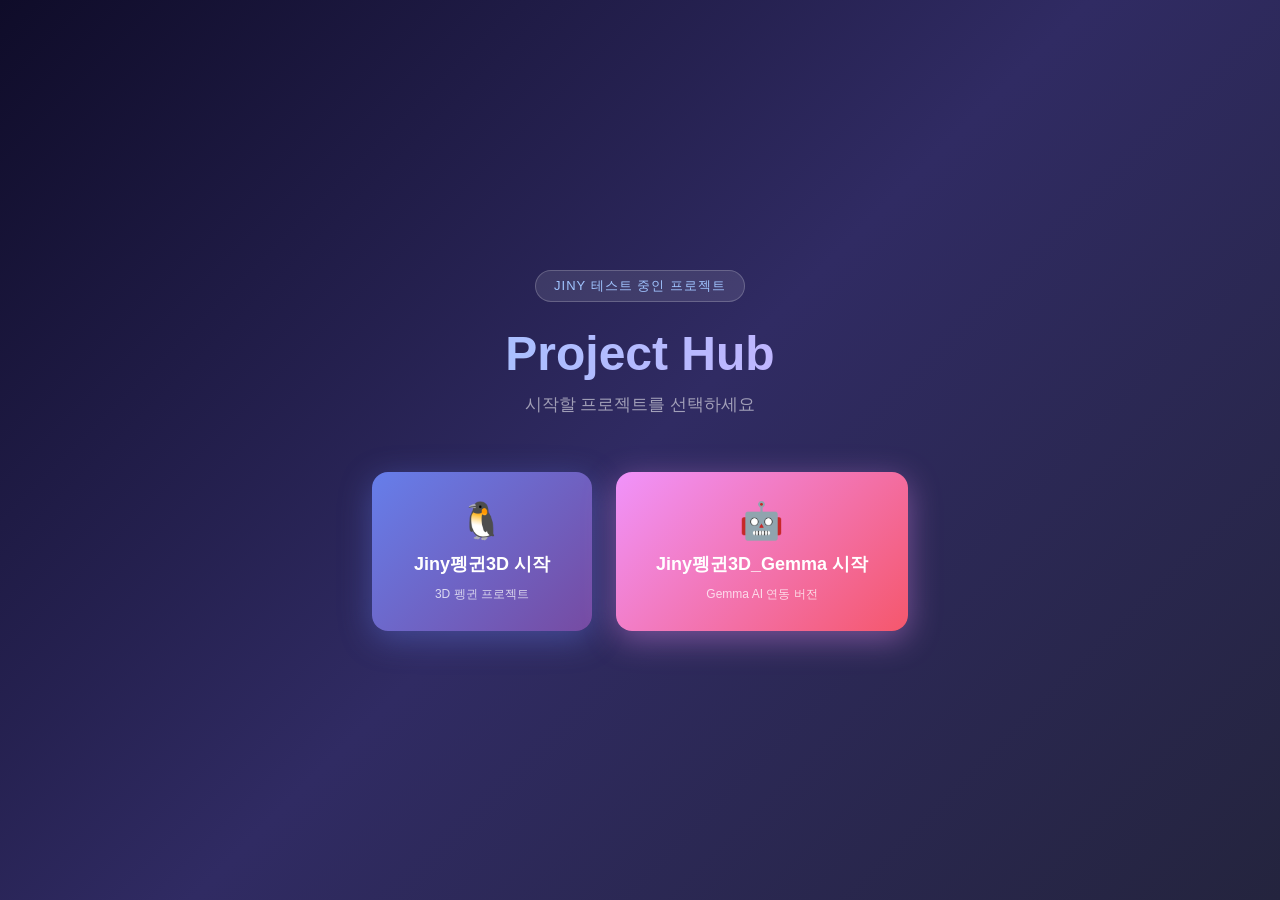
<file: index.html>
<!DOCTYPE html>
<html lang="ko">
<head>
  <meta charset="UTF-8">
  <meta name="viewport" content="width=device-width, initial-scale=1.0">
  <title>Jiny 테스트 프로젝트</title>
  <style>
    * {
      margin: 0;
      padding: 0;
      box-sizing: border-box;
    }

    body {
      min-height: 100vh;
      display: flex;
      align-items: center;
      justify-content: center;
      background: linear-gradient(135deg, #0f0c29, #302b63, #24243e);
      font-family: 'Segoe UI', sans-serif;
      color: #fff;
    }

    .container {
      text-align: center;
      padding: 60px 40px;
    }

    .badge {
      display: inline-block;
      background: rgba(255, 255, 255, 0.1);
      border: 1px solid rgba(255, 255, 255, 0.2);
      border-radius: 20px;
      padding: 6px 18px;
      font-size: 13px;
      letter-spacing: 1px;
      text-transform: uppercase;
      margin-bottom: 24px;
      color: #a0c4ff;
    }

    h1 {
      font-size: 48px;
      font-weight: 700;
      margin-bottom: 12px;
      background: linear-gradient(90deg, #a0c4ff, #c9b1ff);
      -webkit-background-clip: text;
      -webkit-text-fill-color: transparent;
    }

    .subtitle {
      font-size: 17px;
      color: rgba(255, 255, 255, 0.55);
      margin-bottom: 56px;
    }

    .buttons {
      display: flex;
      gap: 24px;
      justify-content: center;
      flex-wrap: wrap;
    }

    .btn {
      display: flex;
      flex-direction: column;
      align-items: center;
      gap: 10px;
      padding: 28px 40px;
      border-radius: 16px;
      text-decoration: none;
      color: #fff;
      font-size: 16px;
      font-weight: 600;
      min-width: 220px;
      transition: transform 0.2s, box-shadow 0.2s;
      cursor: pointer;
    }

    .btn:hover {
      transform: translateY(-4px);
    }

    .btn-1 {
      background: linear-gradient(135deg, #667eea, #764ba2);
      box-shadow: 0 8px 32px rgba(102, 126, 234, 0.4);
    }

    .btn-1:hover {
      box-shadow: 0 12px 40px rgba(102, 126, 234, 0.6);
    }

    .btn-2 {
      background: linear-gradient(135deg, #f093fb, #f5576c);
      box-shadow: 0 8px 32px rgba(240, 147, 251, 0.4);
    }

    .btn-2:hover {
      box-shadow: 0 12px 40px rgba(240, 147, 251, 0.6);
    }

    .btn-icon {
      font-size: 36px;
    }

    .btn-label {
      font-size: 18px;
    }

    .btn-desc {
      font-size: 12px;
      font-weight: 400;
      opacity: 0.75;
    }
  </style>
</head>
<body>
  <div class="container">
    <div class="badge">Jiny 테스트 중인 프로젝트</div>
    <h1>Project Hub</h1>
    <p class="subtitle">시작할 프로젝트를 선택하세요</p>

    <div class="buttons">
      <a href="Jiny펭귄3D/index.html" class="btn btn-1">
        <span class="btn-icon">🐧</span>
        <span class="btn-label">Jiny펭귄3D 시작</span>
        <span class="btn-desc">3D 펭귄 프로젝트</span>
      </a>
      <a href="Jiny펭귄3D_Gemma/index.html" class="btn btn-2">
        <span class="btn-icon">🤖</span>
        <span class="btn-label">Jiny펭귄3D_Gemma 시작</span>
        <span class="btn-desc">Gemma AI 연동 버전</span>
      </a>
    </div>
  </div>
</body>
</html>
</file>
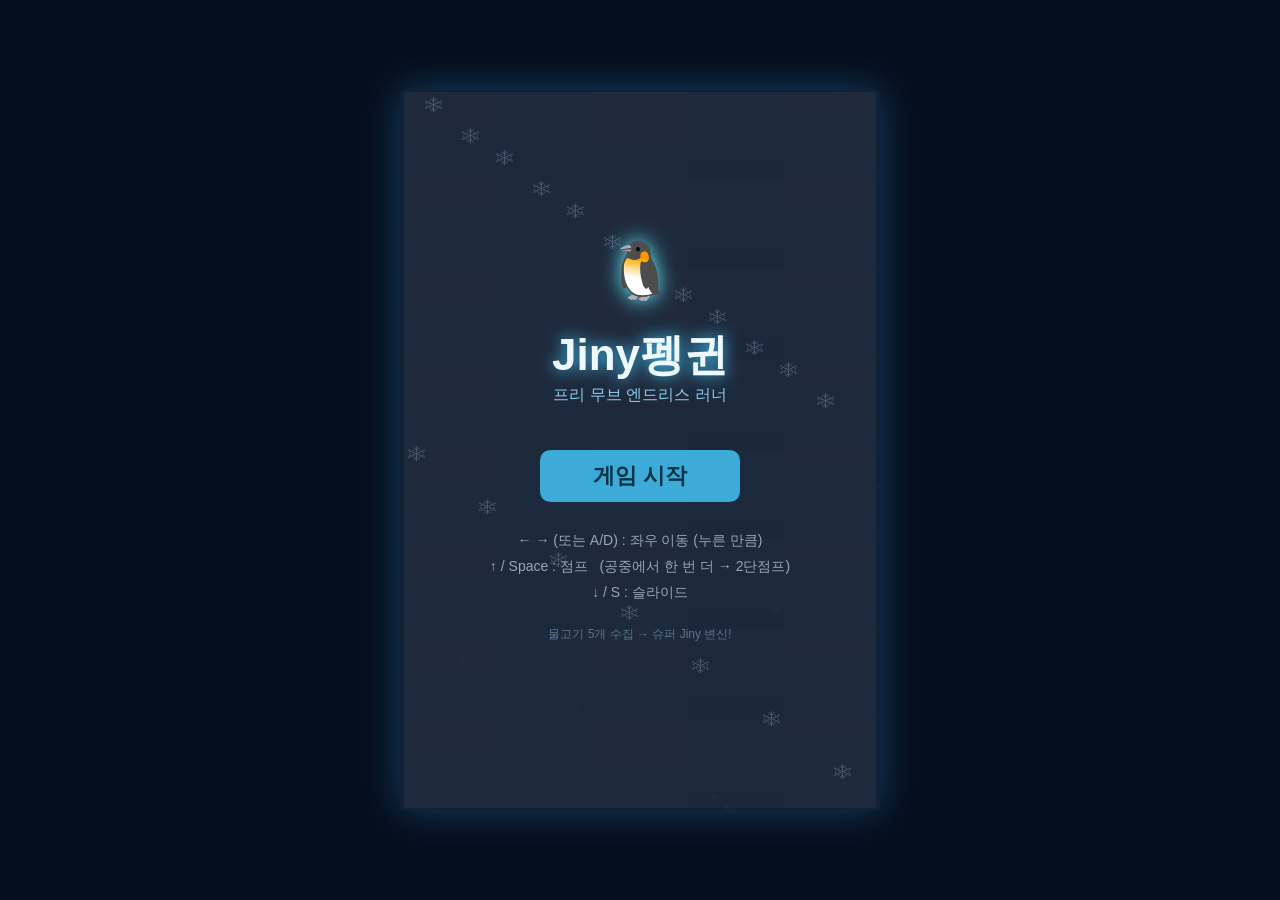
<file: Jiny펭귄/index.html>
<!DOCTYPE html>
<html lang="ko">
<head>
  <meta charset="UTF-8">
  <meta name="viewport" content="width=device-width, initial-scale=1.0, user-scalable=no">
  <title>Jiny펭귄</title>
  <link rel="stylesheet" href="css/style.css">
</head>
<body>
  <div id="game-container">
    <canvas id="canvas" width="480" height="720"></canvas>
  </div>
  <script src="js/utils.js"></script>
  <script src="js/background.js"></script>
  <script src="js/player.js"></script>
  <script src="js/obstacle.js"></script>
  <script src="js/item.js"></script>
  <script src="js/ui.js"></script>
  <script src="js/main.js"></script>
</body>
</html>
</file>
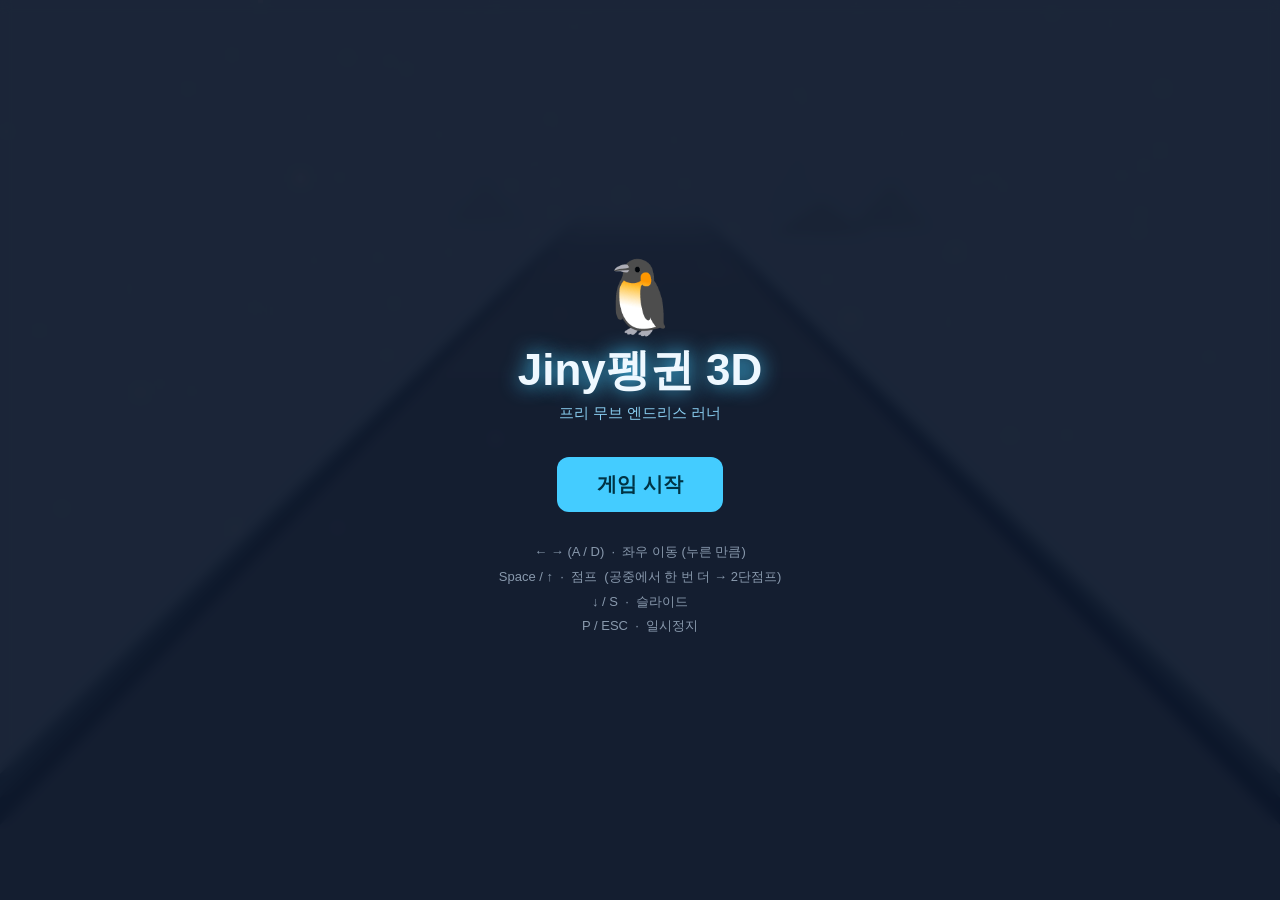
<file: Jiny펭귄3D/index.html>
<!DOCTYPE html>
<html lang="ko">
<head>
  <meta charset="UTF-8">
  <meta name="viewport" content="width=device-width, initial-scale=1.0, user-scalable=no">
  <title>Jiny펭귄 3D</title>
  <link rel="stylesheet" href="css/style.css">
</head>
<body>

  <!-- Three.js renders here (full screen) -->
  <canvas id="canvas"></canvas>

  <!-- DOM HUD overlay (shown during gameplay) -->
  <div id="hud" style="display:none">
    <div id="hud-top">
      <div class="hud-block">
        <div class="hud-label">SCORE</div>
        <div class="hud-value" id="score-val">0</div>
      </div>
      <div class="hud-block center">
        <div class="hud-label">BEST</div>
        <div class="hud-value" id="best-val">0</div>
      </div>
      <div class="hud-block right">
        <div class="hud-label">LEVEL</div>
        <div class="hud-value" id="level-val">1</div>
      </div>
    </div>

    <div id="fish-row">
      <span class="fish-label">🐟</span>
      <div id="fish-gauge"></div>
    </div>

    <div id="status-row">
      <span id="magnet-status" class="status-badge" style="display:none">🧲 <span id="magnet-timer"></span>s</span>
      <span id="super-status"  class="status-badge" style="display:none">⭐ SUPER <span id="super-timer"></span>s</span>
    </div>
  </div>

  <!-- Fullscreen overlay: Title / Pause / GameOver -->
  <div id="overlay">
    <!-- filled by UI class -->
  </div>

  <!-- Mobile touch buttons (always in DOM, visible during gameplay) -->
  <div id="mobile-btns" style="display:none">
    <button id="btn-left"  class="mob-btn">◀</button>
    <button id="btn-jump"  class="mob-btn jump-btn">JUMP<br><small>길게→슬라이드</small></button>
    <button id="btn-right" class="mob-btn">▶</button>
  </div>

  <!-- Pause button (top-right, visible during gameplay) -->
  <button id="pause-btn" style="display:none">II</button>

  <!-- Three.js r160 (local copy — works without a server or internet) -->
  <script src="js/three.min.js"></script>

  <!-- Game scripts (order matters — globals used across files) -->
  <script src="js/utils.js"></script>
  <script src="js/scene.js"></script>
  <script src="js/camera.js"></script>
  <script src="js/track.js"></script>
  <script src="js/player.js"></script>
  <script src="js/ui.js"></script>
  <script src="js/main.js"></script>
</body>
</html>
</file>
<file: Jiny펭귄/css/style.css>
* { margin: 0; padding: 0; box-sizing: border-box; }

body {
  background: #050e1e;
  display: flex;
  flex-direction: column;
  align-items: center;
  justify-content: center;
  min-height: 100vh;
  font-family: 'Segoe UI', 'Apple SD Gothic Neo', sans-serif;
  user-select: none;
  -webkit-user-select: none;
}

#game-container {
  position: relative;
  box-shadow: 0 0 40px rgba(68, 180, 255, 0.3);
  border-radius: 4px;
  overflow: hidden;
}

canvas {
  display: block;
  /* Scale down on small screens */
  max-height: 95vh;
  max-width: 95vw;
  width: auto;
  height: auto;
  touch-action: none;
}
</file>
<file: Jiny펭귄3D/css/style.css>
* { margin: 0; padding: 0; box-sizing: border-box; }

body {
  background: #050e1e;
  overflow: hidden;
  font-family: 'Segoe UI', 'Apple SD Gothic Neo', sans-serif;
  user-select: none;
  -webkit-user-select: none;
  touch-action: none;
}

/* ── Full-screen canvas ── */
#canvas {
  display: block;
  width: 100vw;
  height: 100vh;
  touch-action: none;
}

/* ── HUD overlay ── */
#hud {
  position: fixed;
  top: 0; left: 0; right: 0;
  pointer-events: none;
  z-index: 10;
}

#hud-top {
  display: flex;
  justify-content: space-between;
  align-items: flex-start;
  padding: 10px 16px;
  background: rgba(10, 20, 40, 0.72);
  backdrop-filter: blur(4px);
}

.hud-block { text-align: left; }
.hud-block.center { text-align: center; }
.hud-block.right  { text-align: right; }

.hud-label {
  font-size: 11px;
  font-weight: 700;
  color: #8899bb;
  letter-spacing: 1px;
  text-transform: uppercase;
}

.hud-value {
  font-size: 22px;
  font-weight: 900;
  color: #ffdd44;
  line-height: 1.1;
}
.hud-block.center .hud-value { color: #66eebb; }
.hud-block.right  .hud-value { color: #ff9966; }

#fish-row {
  display: flex;
  align-items: center;
  gap: 6px;
  padding: 5px 14px;
  background: rgba(10, 20, 40, 0.6);
}
.fish-label { font-size: 12px; color: #aaa; }

#fish-gauge {
  display: flex;
  gap: 3px;
  align-items: center;
  height: 20px;
}
#fish-gauge span { font-size: 17px; transition: opacity 0.15s; }

/* Super bar (replaces fish icons when super mode active) */
.super-bar-wrap {
  width: 130px; height: 10px;
  background: rgba(255,255,255,0.15);
  border-radius: 5px; overflow: hidden;
}
.super-bar-fill {
  height: 100%; border-radius: 5px;
  background: linear-gradient(90deg, #ffdd00, #ff8800);
  transition: width 0.1s;
}

#status-row {
  padding: 2px 14px 6px;
  display: flex;
  gap: 12px;
}
.status-badge {
  font-size: 12px;
  color: #ffdd44;
  background: rgba(10,20,40,0.6);
  padding: 2px 8px;
  border-radius: 10px;
}

/* ── Fullscreen overlay (Title / Pause / GameOver) ── */
#overlay {
  position: fixed;
  inset: 0;
  display: flex;
  align-items: center;
  justify-content: center;
  z-index: 20;
  background: rgba(5, 12, 30, 0.88);
  backdrop-filter: blur(6px);
}

.screen {
  text-align: center;
  color: #fff;
  padding: 20px;
  max-width: 440px;
  width: 90%;
}

.screen .big-emoji { font-size: 72px; line-height: 1; margin-bottom: 8px; }

.screen .title {
  font-size: 44px;
  font-weight: 900;
  color: #eef8ff;
  text-shadow: 0 0 20px #44ccff;
  margin-bottom: 4px;
}

.screen .subtitle {
  font-size: 15px;
  color: #88ccee;
  margin-bottom: 28px;
}

.screen .overlay-btn {
  display: inline-block;
  background: #44ccff;
  color: #003344;
  font-size: 20px;
  font-weight: 800;
  padding: 14px 40px;
  border: none;
  border-radius: 12px;
  cursor: pointer;
  margin: 6px;
  min-width: 160px;
  transition: transform 0.1s, background 0.1s;
}
.screen .overlay-btn:hover { background: #66ddff; transform: scale(1.04); }
.screen .overlay-btn.secondary { background: rgba(100,120,160,0.7); color: #eef0f5; }

.controls-hint {
  margin-top: 22px;
  font-size: 13px;
  color: rgba(200, 220, 240, 0.65);
  line-height: 1.9;
}

.game-over-title {
  font-size: 48px;
  font-weight: 900;
  color: #ff6666;
  text-shadow: 0 0 14px #ff0000;
  margin-bottom: 6px;
}

.new-best {
  font-size: 18px;
  color: #ffdd00;
  font-weight: 700;
  margin: 4px 0 10px;
}

.score-row {
  display: flex;
  justify-content: center;
  gap: 40px;
  margin: 14px 0 22px;
}
.score-row .lbl { font-size: 13px; color: #aaccee; margin-bottom: 2px; }
.score-row .val { font-size: 28px; font-weight: 900; color: #ffdd44; }
.score-row .val.best-val { color: #66eebb; }

/* Pause screen */
.pause-title { font-size: 42px; font-weight: 900; color: #ffffff; margin-bottom: 12px; }
.pause-hint  { font-size: 16px; color: #88ccee; }

/* ── Mobile touch buttons ── */
#mobile-btns {
  position: fixed;
  bottom: 0; left: 0; right: 0;
  height: 120px;
  display: flex;
  gap: 6px;
  padding: 8px 8px;
  background: rgba(5, 15, 35, 0.5);
  backdrop-filter: blur(4px);
  z-index: 15;
}

.mob-btn {
  flex: 1;
  background: rgba(68, 180, 255, 0.22);
  border: 1px solid rgba(68, 180, 255, 0.35);
  border-radius: 12px;
  color: rgba(200, 240, 255, 0.85);
  font-size: 30px;
  font-weight: 900;
  cursor: pointer;
  transition: background 0.1s;
  -webkit-tap-highlight-color: transparent;
  user-select: none;
}
.mob-btn:active { background: rgba(68, 180, 255, 0.45); }

.mob-btn.jump-btn {
  background: rgba(80, 220, 80, 0.2);
  border-color: rgba(80, 220, 80, 0.35);
  font-size: 20px;
  color: rgba(200, 255, 200, 0.85);
  line-height: 1.3;
}
.mob-btn.jump-btn small { font-size: 10px; opacity: 0.6; display: block; }
.mob-btn.jump-btn:active { background: rgba(80, 220, 80, 0.45); }

/* ── Pause button ── */
#pause-btn {
  position: fixed;
  top: 12px; right: 12px;
  z-index: 15;
  background: rgba(10, 20, 40, 0.7);
  border: 1px solid rgba(100, 160, 220, 0.4);
  color: #cde;
  font-size: 16px;
  font-weight: 900;
  padding: 6px 12px;
  border-radius: 8px;
  cursor: pointer;
  letter-spacing: 2px;
}
</file>
